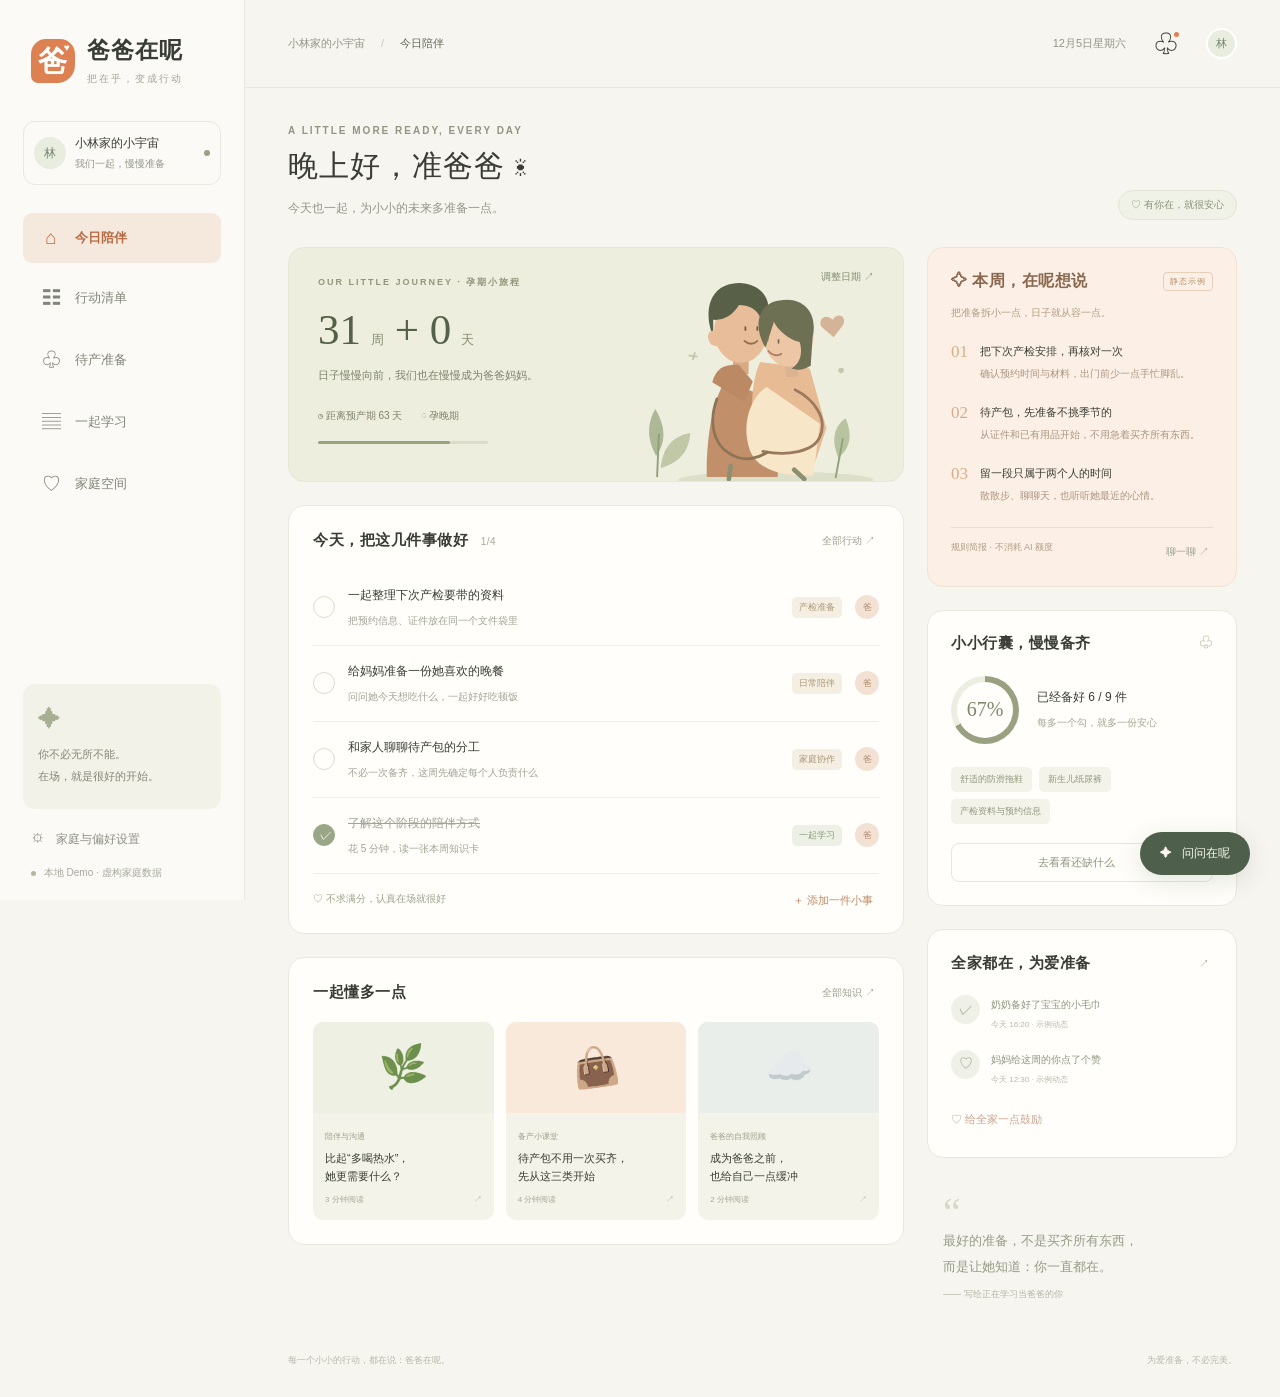
<file: demo/index.html>
<!doctype html>
<html lang="zh-CN"><head><meta charset="utf-8"><meta name="viewport" content="width=device-width,initial-scale=1"><meta name="theme-color" content="#f5f1e9"><title>爸爸在呢 · 把在乎，变成行动</title><link rel="stylesheet" href="style.css"></head>
<body><div class="app"><aside class="sidebar"><a class="brand" href="#home"><span class="brand-icon">爸<span>♥</span></span><div>爸爸在呢<small>把在乎，变成行动</small></div></a><div class="family-mini"><div class="avatar">林</div><div>小林家的小宇宙<small>我们一起，慢慢准备</small></div><span class="mini-dot"></span></div><nav id="navigation"></nav><div class="sidebar-bottom"><div class="side-note"><span>✦</span><p>你不必无所不能。<br>在场，就是很好的开始。</p></div><button class="settings-link" data-action="settings">⚙ <span>家庭与偏好设置</span></button><div class="demo-label"><i></i> 本地 Demo · 虚构家庭数据</div></div></aside><div class="workspace"><header class="topbar"><div class="breadcrumb">小林家的小宇宙 <span>/</span> <b id="page-name">今日陪伴</b></div><div class="top-actions"><span class="date-label" id="today"></span><button class="icon-btn" data-action="notices" aria-label="查看提醒">♧<i></i></button><button class="profile" data-action="settings">林</button></div></header><main id="main"></main><footer>每一个小小的行动，都在说：爸爸在呢。<span>为爱准备，不必完美。</span></footer></div></div><button class="floating-ai" data-action="ai"><span>✦</span> 问问在呢</button><div id="modal-root"></div><div id="toast" role="status"></div><script src="app.js"></script></body></html>
</file>
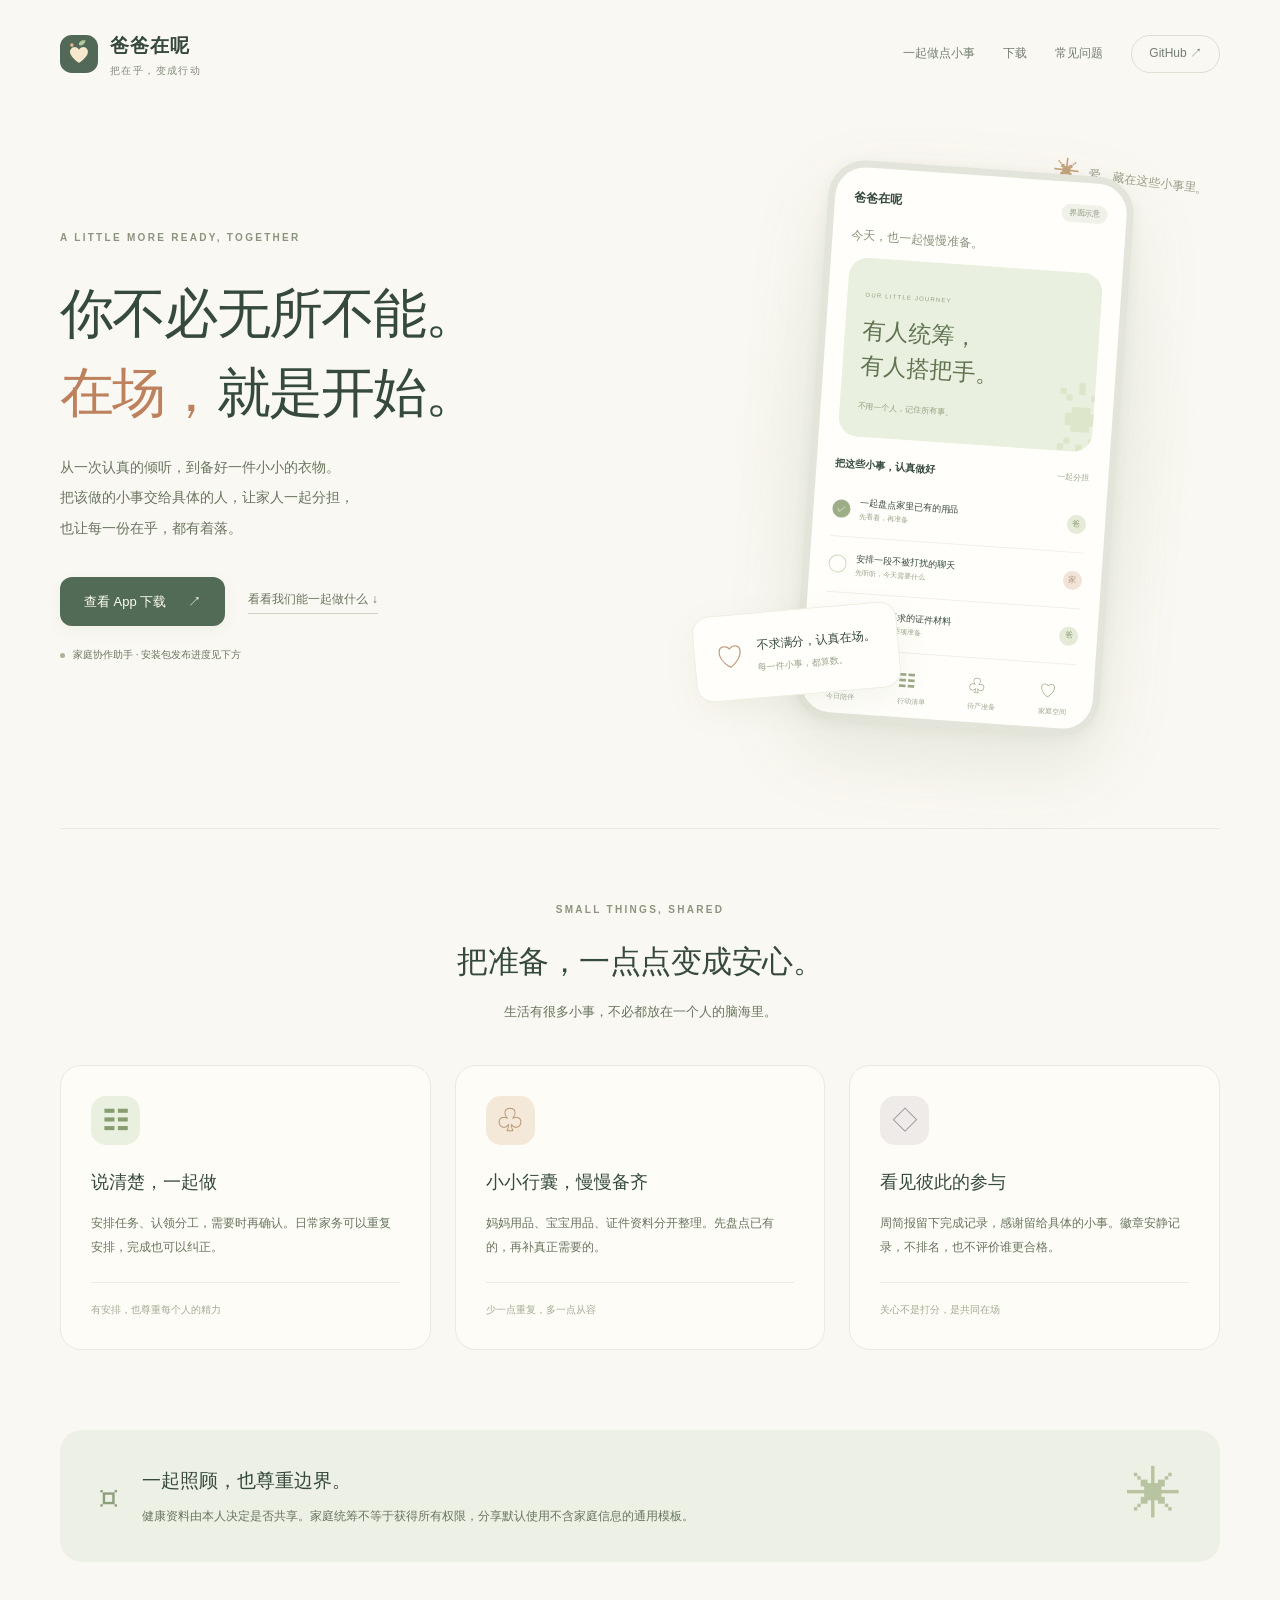
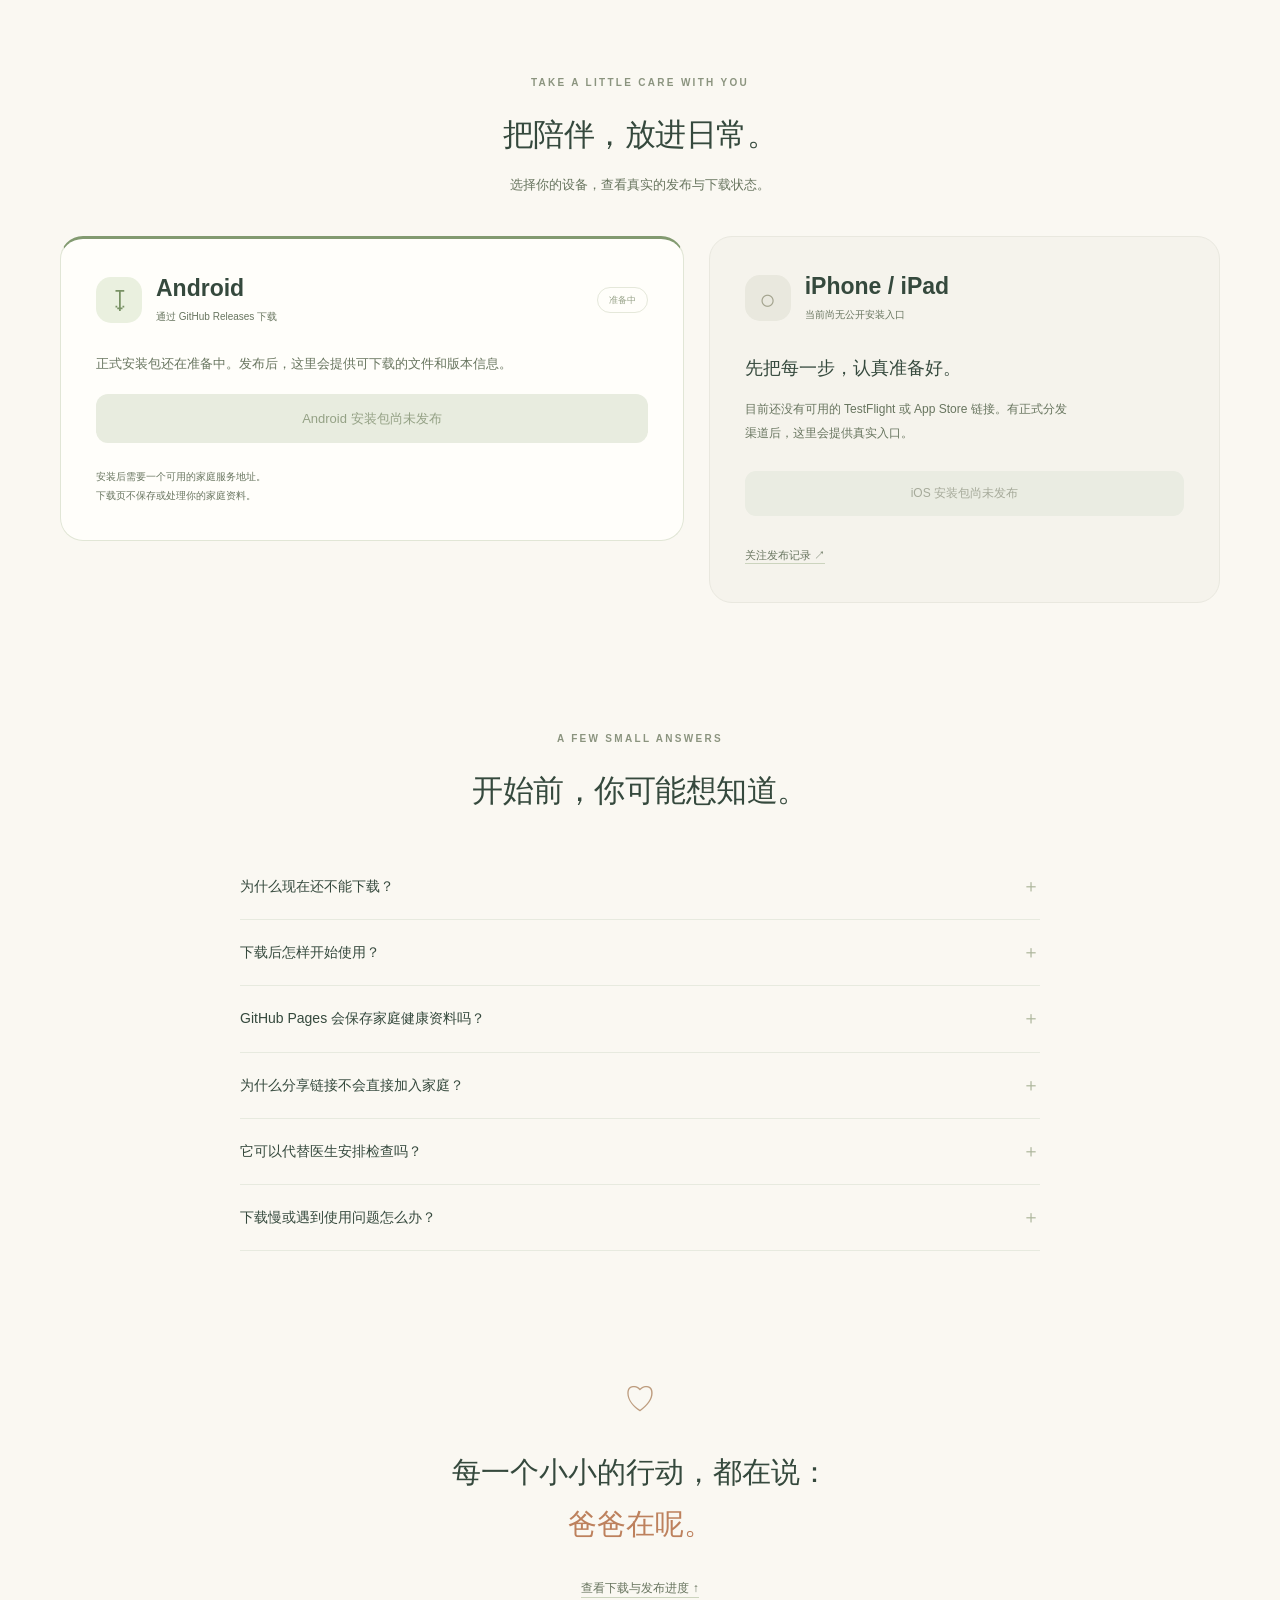
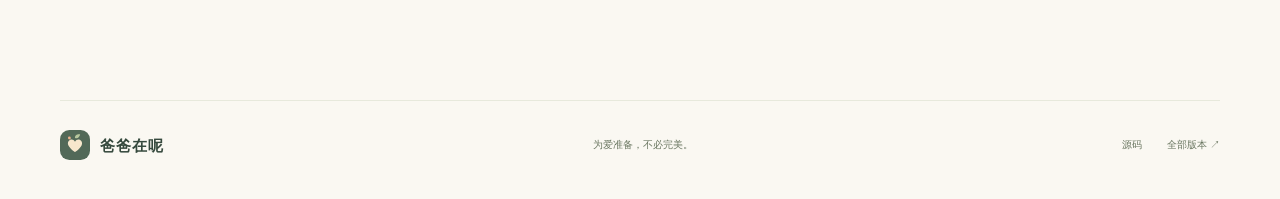
<file: website/index.html>
<!doctype html>
<html lang="zh-CN">
<head>
  <meta charset="utf-8">
  <meta name="viewport" content="width=device-width,initial-scale=1">
  <meta name="theme-color" content="#faf8f2">
  <meta name="description" content="爸爸在呢，把在乎变成行动。为家庭安排小事、准备物品、一起分担。查看 App 发布进度、下载安装与版本说明。">
  <meta http-equiv="Content-Security-Policy" content="default-src 'self'; script-src 'self'; style-src 'self'; img-src 'self' data:; connect-src 'self'; object-src 'none'; base-uri 'self'; form-action 'none'">
  <title>爸爸在呢 · 把在乎，变成行动</title>
  <link rel="icon" href="icon.svg" type="image/svg+xml">
  <link rel="stylesheet" href="site.css">
  <script src="site.js" defer></script>
</head>
<body>
  <a class="skip" href="#main">跳到正文</a>
  <header class="top wrap">
    <a class="brand" href="#"><img src="icon.svg" width="38" height="38" alt=""><span>爸爸在呢<small>把在乎，变成行动</small></span></a>
    <nav aria-label="页面导航"><a href="#together">一起做点小事</a><a href="#download">下载</a><a href="#questions">常见问题</a><a class="source-link" href="https://github.com/damonlinyz/baby" rel="noopener noreferrer" target="_blank">GitHub ↗</a></nav>
  </header>
  <main id="main">
    <section class="hero wrap">
      <div class="hero-copy"><span class="eyebrow">A LITTLE MORE READY, TOGETHER</span><h1>你不必无所不能。<br><em>在场，</em>就是开始。</h1><p class="intro">从一次认真的倾听，到备好一件小小的衣物。<br>把该做的小事交给具体的人，让家人一起分担，<br class="desktop">也让每一份在乎，都有着落。</p><div class="hero-actions"><a class="primary" href="#download">查看 App 下载 <span aria-hidden="true">↗</span></a><a class="quiet-link" href="#together">看看我们能一起做什么 ↓</a></div><p class="soft-note"><span class="dot"></span> 家庭协作助手 · 安装包发布进度见下方</p></div>
      <div class="scene" aria-label="应用功能界面示意，不是真实家庭记录">
        <div class="scene-caption"><span class="little-flower" aria-hidden="true">✳</span> 爱，藏在这些小事里。</div>
        <div class="phone"><div class="phone-top"><span>爸爸在呢</span><span class="tiny-pill">界面示意</span></div><div class="phone-hello">今天，也一起慢慢准备。</div><div class="journey"><small>OUR LITTLE JOURNEY</small><h2>有人统筹，<br>有人搭把手。</h2><span>不用一个人，记住所有事。</span><div class="sun" aria-hidden="true">☀</div></div><div class="mini-heading">把这些小事，认真做好 <span>一起分担</span></div><div class="mini-task"><span class="check checked">✓</span><div>一起盘点家里已有的用品<small>先看看，再准备</small></div><span class="avatar">爸</span></div><div class="mini-task"><span class="check"></span><div>安排一段不被打扰的聊天<small>先听听，今天需要什么</small></div><span class="avatar rose">家</span></div><div class="mini-task"><span class="check"></span><div>核对机构要求的证件材料<small>按实际要求，逐项准备</small></div><span class="avatar">爸</span></div><div class="phone-footer"><span>⌂<small>今日陪伴</small></span><span>☷<small>行动清单</small></span><span>♧<small>待产准备</small></span><span>♡<small>家庭空间</small></span></div></div>
        <div class="floating-note"><span aria-hidden="true">♡</span><div>不求满分，认真在场。<small>每一件小事，都算数。</small></div></div>
      </div>
    </section>
    <section class="together wrap" id="together"><div class="section-heading"><span class="eyebrow">SMALL THINGS, SHARED</span><h2>把准备，一点点变成安心。</h2><p>生活有很多小事，不必都放在一个人的脑海里。</p></div><div class="features"><article><span class="feature-symbol">☷</span><h3>说清楚，一起做</h3><p>安排任务、认领分工，需要时再确认。日常家务可以重复安排，完成也可以纠正。</p><span class="feature-foot">有安排，也尊重每个人的精力</span></article><article><span class="feature-symbol peach">♧</span><h3>小小行囊，慢慢备齐</h3><p>妈妈用品、宝宝用品、证件资料分开整理。先盘点已有的，再补真正需要的。</p><span class="feature-foot">少一点重复，多一点从容</span></article><article><span class="feature-symbol lilac">◇</span><h3>看见彼此的参与</h3><p>周简报留下完成记录，感谢留给具体的小事。徽章安静记录，不排名，也不评价谁更合格。</p><span class="feature-foot">关心不是打分，是共同在场</span></article></div></section>
    <section class="privacy-band wrap"><span class="privacy-icon" aria-hidden="true">⌑</span><div><h2>一起照顾，也尊重边界。</h2><p>健康资料由本人决定是否共享。家庭统筹不等于获得所有权限，分享默认使用不含家庭信息的通用模板。</p></div><span class="privacy-leaf" aria-hidden="true">✳</span></section>
    <section class="download wrap" id="download"><div class="section-heading"><span class="eyebrow">TAKE A LITTLE CARE WITH YOU</span><h2>把陪伴，放进日常。</h2><p>选择你的设备，查看真实的发布与下载状态。</p></div><div class="download-grid"><article class="download-card android"><div class="platform-heading"><span class="platform-icon" aria-hidden="true">↧</span><div><h3>Android</h3><p>通过 GitHub Releases 下载</p></div><span class="status-pill" id="release-badge">检查版本中</span></div><p class="download-state" id="release-state" role="status" aria-live="polite">正在读取已发布版本信息…</p><a id="android-download" class="primary download-button" aria-disabled="true" tabindex="-1">正在检查安装包</a><div id="release-details" hidden><dl class="release-facts"><div><dt>版本</dt><dd id="release-version"></dd></div><div><dt>大小</dt><dd id="release-size"></dd></div><div><dt>系统要求</dt><dd id="release-system"></dd></div><div><dt>发布日期</dt><dd id="release-date"></dd></div></dl><details class="verification"><summary>文件校验与开发者签名</summary><p>下载后可核对文件摘要。签名指纹用于核对发布者，不能替代设备上的安全检查。</p><label>安装包 SHA-256<code id="release-sha"></code></label><button class="copy-button" id="copy-sha" type="button">复制文件摘要</button><label>开发者签名 SHA-256<code id="release-signer"></code></label><a id="checksum-link">下载完整校验和</a></details><a class="quiet-link" id="release-link" rel="noopener noreferrer" target="_blank">查看此版本发布记录 ↗</a></div><p class="download-foot">安装后需要一个可用的家庭服务地址。<br>下载页不保存或处理你的家庭资料。</p></article><article class="download-card ios"><div class="platform-heading"><span class="platform-icon ios-icon" aria-hidden="true">○</span><div><h3>iPhone / iPad</h3><p>当前尚无公开安装入口</p></div></div><h4>先把每一步，认真准备好。</h4><p>目前还没有可用的 TestFlight 或 App Store 链接。有正式分发渠道后，这里会提供真实入口。</p><span class="unavailable">iOS 安装包尚未发布</span><a class="quiet-link" href="https://github.com/damonlinyz/baby/releases" target="_blank" rel="noopener noreferrer">关注发布记录 ↗</a></article></div><noscript><p class="noscript">请启用 JavaScript 查看下载状态，也可以直接前往 <a href="https://github.com/damonlinyz/baby/releases">GitHub Releases</a> 查看真实的发布文件。</p></noscript><section class="release-notes" id="release-notes" hidden><h3>这次更新了什么</h3><pre id="release-notes-text"></pre></section></section>
    <section class="questions wrap" id="questions"><div class="section-heading"><span class="eyebrow">A FEW SMALL ANSWERS</span><h2>开始前，你可能想知道。</h2></div><div class="faq"><details><summary>为什么现在还不能下载？<span>＋</span></summary><p>只有真实的、经过签名与版本校验的安装包发布到 GitHub Releases 后，下载按钮才会开放。源码和打包工具已经存在，并不等于安装包已经发布。</p></details><details><summary>下载后怎样开始使用？<span>＋</span></summary><p>Android 版本发布后，下载安装包，按系统提示完成安装。打开 App，填写你部署或受邀使用的 HTTPS 服务地址，再登录并创建家庭或使用家人的邀请码加入。尚未提供公共托管服务地址。</p></details><details><summary>GitHub Pages 会保存家庭健康资料吗？<span>＋</span></summary><p>不会。这是静态产品与下载页面，不提供账号登录，也不连接家庭数据库。实际使用时，资料保存在你所使用的应用服务中，并按当前授权共享。</p></details><details><summary>为什么分享链接不会直接加入家庭？<span>＋</span></summary><p>通用分享用于预览准备模板，加入家庭仍需要独立邀请。健康资料和宝宝资料也需要本人或监护人的单独授权。</p></details><details><summary>它可以代替医生安排检查吗？<span>＋</span></summary><p>不可以。它用于生活分工、物品准备与记录已确认的安排，不作诊断，也不会自行决定检查、用药或医疗时间。</p></details><details><summary>下载慢或遇到使用问题怎么办？<span>＋</span></summary><p>GitHub 在不同网络下的访问情况可能不同，可以稍后重试或查看对应版本的发布记录。使用问题可在 App 的“问题与反馈”中提交，回复在产品内查看。</p></details></div></section>
    <section class="closing wrap"><span aria-hidden="true">♡</span><h2>每一个小小的行动，都在说：<br><em>爸爸在呢。</em></h2><a class="quiet-link" href="#download">查看下载与发布进度 ↑</a></section>
  </main>
  <footer class="wrap footer"><a class="brand" href="#"><img src="icon.svg" width="30" height="30" alt=""><span>爸爸在呢</span></a><p>为爱准备，不必完美。</p><div><a href="https://github.com/damonlinyz/baby" target="_blank" rel="noopener noreferrer">源码</a><a href="https://github.com/damonlinyz/baby/releases" target="_blank" rel="noopener noreferrer">全部版本 ↗</a></div></footer>
  <div id="notice" class="notice" role="status" aria-live="polite" hidden></div>
</body>
</html>
</file>
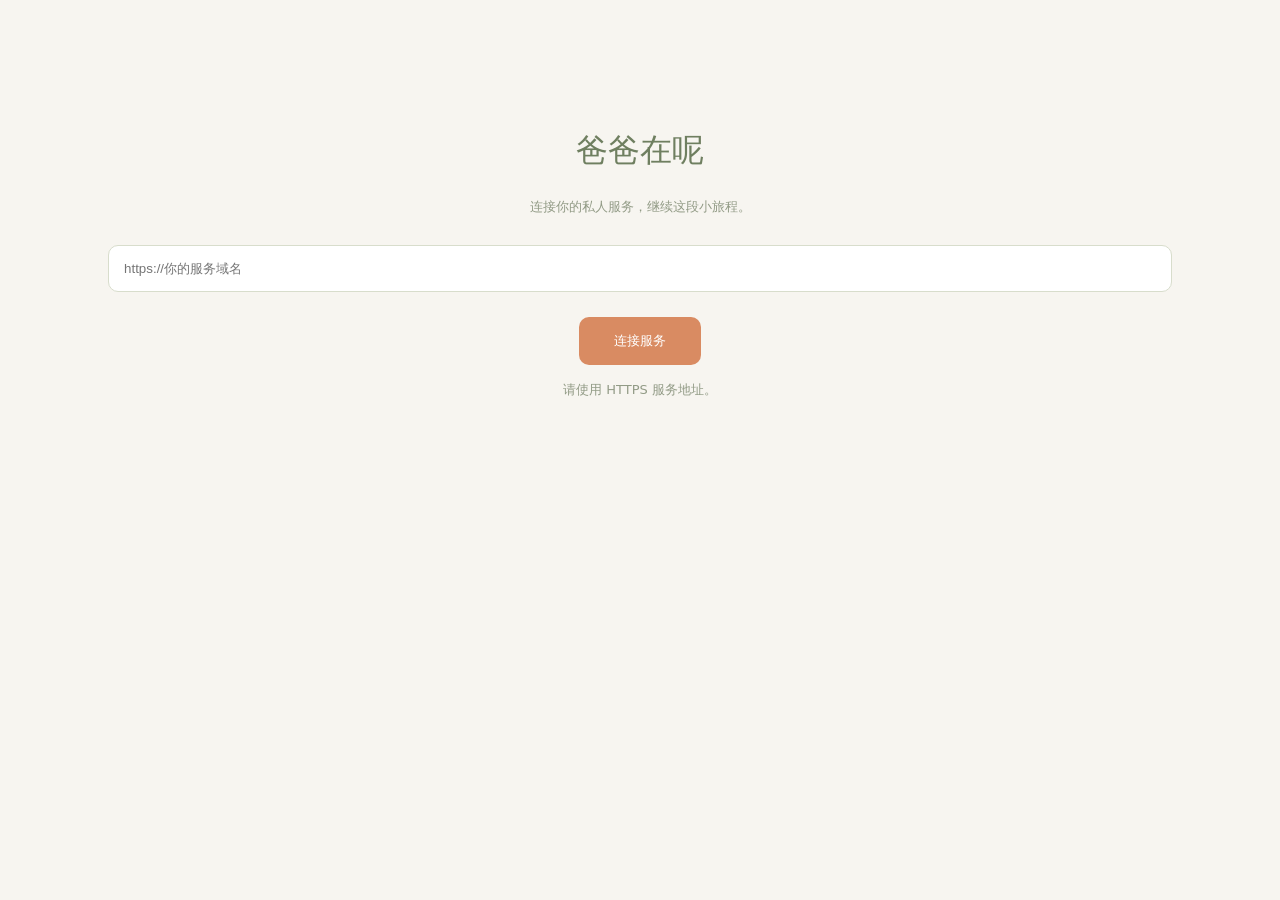
<file: clients/app/index.html>
<!doctype html><html lang="zh-CN"><head><meta charset="utf-8"><meta name="viewport" content="width=device-width,initial-scale=1"><title>爸爸在呢</title><style>body{background:#f7f5f0;color:#6f7f60;font-family:system-ui;text-align:center;padding:100px 25px}h1{font-weight:400}input{display:block;margin:25px auto;padding:15px;width:85%;border:1px solid #d8ddcc;border-radius:10px}button{background:#d98b62;color:white;padding:15px 35px;border:0;border-radius:10px}p{font-size:13px;line-height:1.9;color:#929b86}</style></head><body><h1>爸爸在呢</h1><p>连接你的私人服务，继续这段小旅程。</p><input id="origin" type="url" placeholder="https://你的服务域名"><button id="connect">连接服务</button><p id="status">请使用 HTTPS 服务地址。</p><script src="launcher.js"></script></body></html>
</file>
<file: demo/style.css>
:root{--bg:#f7f5f0;--paper:#fffefa;--ink:#393d35;--muted:#92958b;--orange:#dd8153;--peach:#f7e7da;--green:#73846b;--line:#e9e8df;--serif:Georgia,'Songti SC','STSong',serif}*{box-sizing:border-box}body{margin:0;background:var(--bg);color:var(--ink);font:14px -apple-system,BlinkMacSystemFont,'PingFang SC','Microsoft Yahei',sans-serif}button,input,select{font:inherit}button,a{-webkit-tap-highlight-color:transparent}button{cursor:pointer;color:inherit}button:focus-visible,a:focus-visible,input:focus-visible,select:focus-visible{outline:3px solid #dd815366;outline-offset:3px}button{border:0;background:none}a{color:inherit;text-decoration:none}.app{display:flex;min-height:100vh}.sidebar{width:245px;background:#fbfaf6;border-right:1px solid var(--line);padding:35px 23px 20px;position:fixed;inset:0 auto 0 0;display:flex;flex-direction:column}.brand{display:flex;gap:12px;align-items:center;padding:0 8px;font-size:23px;font-weight:650;letter-spacing:1px}.brand-icon{width:44px;height:44px;background:var(--orange);border-radius:15px 15px 18px 7px;color:white;text-align:center;font-family:var(--serif);font-size:29px;position:relative;line-height:44px}.brand-icon span{font:10px sans-serif;position:absolute;right:4px;top:3px}.brand small{display:block;font-size:10px;letter-spacing:2px;color:#a6a396;font-weight:400;margin-top:6px}.family-mini{border:1px solid var(--line);border-radius:12px;padding:13px 10px;margin:35px 0 28px;display:flex;align-items:center;gap:9px;font-size:12px}.avatar,.profile{border-radius:50%;background:#e8eddf;color:var(--green);width:32px;height:32px;display:grid;place-items:center}.family-mini small{display:block;font-size:10px;margin-top:5px;color:var(--muted)}.mini-dot{width:6px;height:6px;background:#95a382;border-radius:50%;margin-left:auto}nav{display:grid;gap:8px}.nav-item{display:flex;align-items:center;gap:13px;padding:14px 17px;border-radius:9px;text-align:left;color:#818478;font-size:13px}.nav-item.active{color:#b86b43;background:#f5e9de;font-weight:600}.nav-item:hover{background:#f0eee5}.nav-symbol{font-size:19px;width:22px;text-align:center}.nav-item .count{font-size:10px;border-radius:8px;background:#e8dccd;padding:2px 6px;margin-left:auto}.sidebar-bottom{margin-top:auto;padding-top:35px}.side-note{padding:22px 15px;background:#f3f2e9;border-radius:12px;color:#838876}.side-note span{font-size:23px;color:#a7ae92}.side-note p{font-size:11px;line-height:2;margin:10px 0 0}.settings-link{display:flex;gap:12px;color:#8e9186;padding:22px 9px 18px;font-size:12px}.demo-label{font-size:10px;color:#a7a99f;padding:0 8px}.demo-label i{display:inline-block;width:5px;height:5px;border-radius:50%;background:#b1b99c;margin-right:5px}.workspace{margin-left:245px;flex:1;min-width:0}.topbar{height:88px;border-bottom:1px solid var(--line);display:flex;align-items:center;justify-content:space-between;padding:0 43px;gap:20px}.breadcrumb{font-size:11px;color:#92958b}.breadcrumb span{margin:0 13px;color:#c6c8bd}.breadcrumb b{font-weight:400;color:#62685a}.top-actions{display:flex;align-items:center;gap:22px}.date-label{font-size:11px;color:#92958b}.icon-btn{font-size:24px;position:relative}.icon-btn i{position:absolute;width:5px;height:5px;background:var(--orange);border-radius:50%;top:5px;right:5px}.profile{width:31px;height:31px;border:2px solid white;font-size:11px}main{padding:37px 43px 20px;max-width:1460px;margin:auto}.eyebrow{color:#909681;letter-spacing:2px;font-size:10px;font-weight:600;text-transform:uppercase}.page-heading{display:flex;align-items:end;justify-content:space-between;margin-bottom:27px;gap:15px}h1{font:30px var(--serif);letter-spacing:1px;margin:10px 0 11px}h1 span{font-size:23px}p{line-height:1.8}.subtitle{color:#93968a;font-size:12px;margin:0}.small-tag{border:1px solid #e3e5d8;border-radius:20px;font-size:10px;padding:7px 12px;color:#899276;background:#f0f2e8}.dashboard{display:grid;grid-template-columns:minmax(0,1fr) 310px;gap:23px}.primary-col,.secondary-col{display:grid;gap:23px;align-content:start}.card{background:var(--paper);border:1px solid var(--line);border-radius:16px}.journey{position:relative;min-height:235px;background:#eeeede;overflow:hidden;padding:28px 29px;border-color:#e6e7d6}.journey-copy{position:relative;z-index:1;max-width:60%}.journey .eyebrow{color:#92977c;font-size:9px}.week{font:43px var(--serif);margin:16px 0 12px;color:#556049}.week small{font:13px -apple-system,sans-serif;margin-left:10px;color:#858d74}.journey p{font-size:11px;color:#7c846e;margin:0}.journey-meta{margin-top:24px;display:flex;gap:19px;color:#7b846c;font-size:10px}.journey-art{position:absolute;right:-2px;bottom:-9px;width:48%;height:230px}.journey button{position:absolute;top:21px;right:23px;font-size:10px;color:#838c72;z-index:2}.progress-line{height:3px;width:170px;background:#d9ddc9;border-radius:5px;margin-top:18px}.progress-line i{display:block;height:100%;background:#99a27e;border-radius:5px}.section-head{display:flex;align-items:center;justify-content:space-between;gap:12px;margin-bottom:18px}.section-head h2{font-size:15px;font-weight:600;letter-spacing:.5px;margin:0}.section-head h2 small{color:#aaa99c;font-size:10px;font-weight:400;margin-left:8px}.text-btn{color:#9b9e90;font-size:10px;padding:4px}.text-btn:hover{color:var(--orange)}.tasks-card{padding:24px}.task-row{display:flex;align-items:center;gap:13px;padding:17px 0;border-bottom:1px solid #eeeee6}.task-row:last-child{border-bottom:0;padding-bottom:5px}.check{height:22px;width:22px;flex:0 0 22px;border:1.5px solid #dbdecd;border-radius:50%;color:#fff;display:grid;place-items:center;font-size:12px}.check.done{background:#99a786;border-color:#99a786}.check.pending{background:#f3d7b8;border-color:#f3d7b8;color:#a46e3c}.task-info{flex:1;min-width:0}.task-title{font-size:12px;margin-bottom:7px}.task-info small{font-size:10px;color:#a1a395}.task-row.complete .task-title{color:#a0a492;text-decoration:line-through}.task-type{font-size:9px;border-radius:5px;padding:4px 7px;background:#f5eee2;color:#ab9574;white-space:nowrap}.task-type.green{background:#edf1e5;color:#879777}.tiny-avatar{width:24px;height:24px;font-size:9px;border-radius:50%;background:#f3e1d3;color:#b28d70;display:grid;place-items:center}.task-bottom{display:flex;justify-content:space-between;padding-top:18px;color:#9fa28f;font-size:10px}.add-btn{color:#bf8a65;font-size:11px}.briefing{padding:23px;background:#fcf0e6;border-color:#f1e2d4}.briefing .section-head{margin-bottom:12px}.briefing h2{font-family:var(--serif);font-size:16px;color:#89684f}.ai-tag{font-size:8px;letter-spacing:1px;border:1px solid #e7cfb9;padding:3px 6px;color:#b38b68;border-radius:4px}.brief-item{display:flex;gap:12px;margin-top:20px}.brief-num{font:17px var(--serif);color:#d9ac84}.brief-item b{font-size:11px;font-weight:500}.brief-item p{font-size:10px;color:#aa947f;margin:6px 0 0;line-height:1.8}.brief-footer{border-top:1px solid #eedccc;margin-top:22px;padding-top:13px;font-size:9px;color:#b19a83;display:flex;justify-content:space-between}.bag-card{padding:23px}.bag-summary{display:flex;gap:18px;align-items:center;margin:23px 0}.ring{width:68px;height:68px;border-radius:50%;background:conic-gradient(#99a180 var(--progress),#eceee2 0);display:grid;place-items:center;position:relative;flex-shrink:0}.ring:before{content:'';position:absolute;inset:6px;border-radius:50%;background:var(--paper)}.ring span{position:relative;font:20px var(--serif);color:#7e896b}.bag-summary b{font-size:12px;font-weight:500}.bag-summary p{font-size:10px;color:#a3a594;margin:8px 0 0}.bag-list{display:flex;gap:7px;flex-wrap:wrap}.pill{font-size:9px;padding:6px 9px;border-radius:5px;background:#f3f3e9;color:#90977d}.full-btn{width:100%;border:1px solid #e7e8dc;border-radius:8px;padding:11px;margin-top:19px;color:#91977f;font-size:11px}.full-btn:hover{background:#f4f3e9}.learning{padding:24px}.knowledge-grid{display:grid;grid-template-columns:repeat(3,1fr);gap:12px}.knowledge-tile{background:#f4f3e9;border-radius:10px;text-align:left;overflow:hidden;padding:0}.tile-art{height:91px;display:grid;place-items:center;position:relative;background:#edf0e2}.tile-art.peach{background:#f8e9db}.tile-art.blue{background:#e9eeeb}.tile-icon{font-size:38px;filter:saturate(.55);transform:rotate(-8deg)}.tile-body{padding:13px 12px}.tile-body small{font-size:8px;color:#9c9f8a}.tile-body h3{font-size:11px;line-height:1.7;font-weight:500;margin:7px 0}.tile-body p{font-size:8px;color:#aaa99a;margin:0}.family-card{padding:23px}.activity{display:flex;gap:11px;margin:20px 0}.activity-icon{width:29px;height:29px;border-radius:50%;background:#eff0e7;color:#9ca48c;display:grid;place-items:center;flex-shrink:0}.activity p{font-size:10px;color:#8e9581;margin:0;line-height:1.9}.activity small{font-size:8px;color:#b6b8ab}.love{color:#cba28e;font-size:11px;display:flex;gap:7px;align-items:center;padding:7px 0}.quote-card{border:0;padding:8px 16px}.quote-card .quote{font:40px var(--serif);color:#d6d9c5;height:35px}.quote-card p{font:13px/2 var(--serif);color:#949c85;margin:4px 0}.quote-card small{font-size:9px;color:#b0b5a3}footer{max-width:1460px;padding:25px 43px 30px;margin:auto;display:flex;justify-content:space-between;color:#b6b8ab;font-size:9px}.floating-ai{position:fixed;bottom:25px;right:30px;padding:13px 20px;background:#4e604b;color:#faf9f0;border-radius:30px;box-shadow:0 6px 24px #42533c25;font-size:12px;z-index:4}.floating-ai span{margin-right:7px}.page-card{padding:27px;margin-bottom:22px}.tabs{display:flex;gap:8px;margin:22px 0}.tab{border:1px solid var(--line);border-radius:20px;padding:8px 17px;font-size:11px;color:#8c9280}.tab.active{background:#73846b;color:white;border-color:#73846b}.empty{padding:45px;text-align:center;color:#a0a58e;line-height:2}.large-grid{display:grid;grid-template-columns:repeat(3,1fr);gap:20px}.bag-item{display:flex;align-items:center;gap:12px;padding:18px 0;border-bottom:1px solid var(--line)}.bag-item:last-child{border:0}.bag-item strong{font-size:12px;font-weight:500}.bag-item small{display:block;color:#a2a591;font-size:10px;margin-top:7px}.person{display:flex;align-items:center;gap:12px;border-bottom:1px solid var(--line);padding:20px 0}.person .avatar{width:42px;height:42px}.person strong{font-size:13px;font-weight:500}.person p{font-size:10px;color:#a1a58f;margin:6px 0}.person .pill{margin-left:auto}.notice{padding:15px 18px;background:#f4eee1;border-radius:9px;font-size:11px;line-height:1.9;color:#a08e70;margin:20px 0}.primary-btn{background:#d98a60;color:white;padding:12px 20px;border-radius:9px;font-size:12px}.secondary-btn{background:#efefe5;color:#889176;padding:12px 20px;border-radius:9px;font-size:12px}.modal-backdrop{position:fixed;inset:0;background:#333b3059;backdrop-filter:blur(5px);display:grid;place-items:center;z-index:20;padding:20px}.modal{width:540px;max-width:100%;max-height:88vh;overflow:auto;background:#fffdf7;border:1px solid #e9e6db;border-radius:20px;padding:29px;box-shadow:0 30px 100px #242b2430}.modal h2{font:23px var(--serif);margin:0}.modal-top{display:flex;justify-content:space-between;align-items:center;margin-bottom:23px}.close{font-size:24px;color:#9a9d8e}.field{display:grid;gap:9px;margin:20px 0;font-size:12px;color:#838b74}.field input,.field select{width:100%;padding:12px;border:1px solid #e2e4d5;background:#fafaf4;border-radius:8px;color:#626b55}.modal p{color:#89917b;font-size:12px;line-height:2}.modal-actions{display:flex;gap:10px;margin-top:24px}.chat-log{height:310px;overflow:auto;background:#f5f4eb;padding:17px;border-radius:12px;display:flex;flex-direction:column;gap:12px}.bubble{max-width:94%;padding:12px 15px;border-radius:12px;font-size:12px;line-height:1.9;background:white;color:#7c856e;white-space:pre-wrap}.bubble.user{background:#e7ecdc;align-self:flex-end;color:#657153}.chat-form{display:flex;gap:8px;margin-top:14px}.chat-form input{flex:1;min-width:0;border:1px solid #e1e4d5;background:#fafaf4;border-radius:9px;padding:12px}.chat-suggestions{display:flex;gap:6px;flex-wrap:wrap;margin-top:12px}.chat-suggestions button{font-size:10px;color:#9d977e;border:1px solid #e6e1d3;border-radius:20px;padding:7px 10px}.demo-notice{font-size:10px!important;color:#aa9d83!important}.reading h3{font-size:15px;margin-top:24px}.reading .source{font-size:10px;color:#a39b87;padding-top:17px;border-top:1px solid var(--line)}#toast{position:fixed;bottom:30px;left:50%;transform:translate(-50%,20px);background:#44523e;color:white;padding:12px 22px;border-radius:10px;font-size:12px;opacity:0;pointer-events:none;transition:.2s;z-index:40}#toast.visible{opacity:1;transform:translate(-50%,0)}.mobile-brand{display:none}.approval-row{padding:19px 0;border-bottom:1px solid var(--line)}.approval-row b{font-size:13px;font-weight:500}.approval-row p{font-size:11px;color:#9b9f8b}.approval-row button{padding:8px 15px;margin-right:8px}.stats-row{display:flex;gap:20px}.stat{flex:1;border:1px solid var(--line);border-radius:12px;padding:22px}.stat b{font:30px var(--serif);color:#849174}.stat p{font-size:11px;color:#a0a58e;margin:8px 0 0}
@media(min-width:1500px){main{padding-top:45px}.dashboard{grid-template-columns:minmax(0,1fr) 340px}.journey{min-height:255px}.journey-art{height:250px}.task-row{padding:22px 0}.tile-art{height:112px}}
@media(max-width:1150px){.sidebar{width:205px;padding:29px 15px}.brand{font-size:20px}.workspace{margin-left:205px}.topbar{padding:0 25px}main{padding:28px 25px}.dashboard{grid-template-columns:minmax(0,1fr) 270px;gap:17px}.primary-col,.secondary-col{gap:17px}.journey{padding:24px 21px}.journey-copy{max-width:70%}.journey-art{opacity:.8;right:-25px}.task-type{display:none}.knowledge-grid{gap:8px}.tile-body{padding:10px 8px}.brand small{letter-spacing:1px}footer{padding:20px 25px}.family-mini{padding:12px 7px;font-size:10px}}
@media(max-width:900px){.dashboard{grid-template-columns:1fr}.secondary-col{grid-template-columns:1fr 1fr}.briefing{grid-row:span 2}.quote-card{display:none}.large-grid{grid-template-columns:1fr 1fr}.date-label{display:none}.page-heading .small-tag{display:none}}
@media(max-width:620px){.sidebar{position:fixed;inset:auto 0 0;width:100%;height:70px;z-index:10;padding:5px 5px 8px;border-right:0;border-top:1px solid var(--line);background:#fbfaf6f5;backdrop-filter:blur(12px)}.brand,.family-mini,.sidebar-bottom{display:none}nav{display:flex;justify-content:space-around;gap:0}.nav-item{padding:7px 10px;display:grid;gap:4px;justify-items:center;font-size:9px;border-radius:8px}.nav-symbol{font-size:20px}.nav-item .count{display:none}.workspace{margin-left:0}.topbar{height:63px;padding:0 20px}.breadcrumb{font-size:10px}.breadcrumb span{margin:0 8px}.top-actions{gap:12px}main{padding:27px 18px 15px}h1{font-size:27px}.page-heading{margin-bottom:22px}.eyebrow{font-size:9px}.subtitle{font-size:11px}.dashboard{gap:16px}.primary-col,.secondary-col{gap:16px}.journey{min-height:220px;padding:25px 22px}.journey-art{width:48%;right:-11px;opacity:.85}.week{font-size:39px}.journey-copy{max-width:76%}.journey-meta{gap:14px;font-size:9px}.journey p{font-size:10px}.journey button{right:17px;top:17px}.tasks-card,.learning,.bag-card,.family-card,.briefing{padding:20px}.secondary-col{grid-template-columns:1fr}.briefing{grid-row:auto}.task-row{padding:17px 0}.task-title{font-size:11px}.task-info small{font-size:9px}.knowledge-grid{gap:8px}.tile-art{height:78px}.tile-body h3{font-size:10px}.tile-body small,.tile-body p{font-size:8px}.section-head h2{font-size:14px}.large-grid{grid-template-columns:1fr}.floating-ai{bottom:86px;right:18px;padding:11px 16px;font-size:11px}.page-card{padding:20px}footer{padding:15px 20px 100px;font-size:8px}footer span{display:none}.modal{padding:23px}.modal-backdrop{padding:12px}.stats-row{gap:10px}.stat{padding:15px}.stat b{font-size:24px}#toast{bottom:90px;width:max-content;max-width:90%;text-align:center}.tabs{gap:5px;flex-wrap:wrap}.tab{padding:7px 12px}}
@media(prefers-reduced-motion:reduce){*{scroll-behavior:auto!important;transition:none!important}}
</file>
<file: website/site.css>
@font-face{font-family:Fallback;src:local("PingFang SC")}*{box-sizing:border-box}html{scroll-behavior:smooth;scroll-padding-top:32px}body{margin:0;background:#faf8f2;color:#35493d;font:15px/1.8 -apple-system,BlinkMacSystemFont,"Segoe UI",Fallback,"Microsoft YaHei",sans-serif}a{color:inherit;text-decoration:none}button{font:inherit;cursor:pointer}a:focus-visible,button:focus-visible,summary:focus-visible{outline:3px solid #bd784e;outline-offset:5px}button,a,summary{-webkit-tap-highlight-color:transparent}::selection{background:#ecd4b3}.wrap{width:min(1160px,calc(100% - 80px));margin-inline:auto}.top{display:flex;align-items:center;justify-content:space-between;padding-block:29px}.brand{display:flex;gap:12px;align-items:center;font-weight:650;letter-spacing:1px;font-size:19px}.brand small{display:block;font-weight:400;font-size:10px;letter-spacing:1.4px;color:#838c7d;line-height:1.6}.top nav{display:flex;gap:28px;align-items:center;font-size:12px;color:#737f70}.source-link{border:1px solid #dbe0d2;border-radius:22px;padding:7px 17px}.hero{display:grid;grid-template-columns:1.15fr 1fr;align-items:center;gap:60px;min-height:720px;padding-block:45px 85px}.eyebrow{font-size:10px;letter-spacing:2.3px;color:#8b947f;font-weight:600}h1{font-size:clamp(38px,4.2vw,58px);font-weight:500;letter-spacing:-1.8px;line-height:1.47;margin:25px 0 20px}em{font-style:normal;color:#bd815d}.intro{color:#7b8475;font-size:14px;line-height:2.15}.hero-actions{display:flex;align-items:center;gap:23px;margin-top:34px}.primary{display:inline-flex;align-items:center;justify-content:center;gap:22px;padding:13px 24px;border-radius:12px;background:#526b57;color:#fffef8;font-size:13px;box-shadow:0 5px 16px #526b5712;transition:background .2s,transform .2s}.primary[href]:hover{background:#3f5845;transform:translateY(-1px)}.quiet-link{font-size:12px;color:#78886b;border-bottom:1px solid #ccd4be;padding-bottom:2px}.soft-note{font-size:10px;color:#8f9788;display:flex;gap:8px;align-items:center;margin-top:20px}.dot{width:5px;height:5px;border-radius:50%;background:#a7b696}.scene{position:relative;min-height:560px;display:grid;place-items:center;background:radial-gradient(ellipse,#e4e9d670,transparent 69%)}.scene-caption{position:absolute;top:-11px;right:12px;font-size:12px;color:#9a9e89;transform:rotate(7deg)}.little-flower{color:#c6a47d;font-size:26px;vertical-align:middle;margin-right:6px}.phone{background:#fffefa;border:7px solid #e4e5da;border-radius:37px;box-shadow:0 30px 75px #5f6d4920,0 4px 14px #465b3810;width:306px;min-height:526px;transform:rotate(4deg);padding:20px 19px 0;position:relative;overflow:hidden}.phone-top{display:flex;align-items:center;justify-content:space-between;font-size:12px;font-weight:600}.tiny-pill{font-size:8px;background:#f0f1e8;color:#929a86;padding:2px 7px;border-radius:10px;font-weight:400}.phone-hello{font-size:12px;color:#88937d;margin:16px 0 11px}.journey{position:relative;border-radius:19px;background:#eaf0df;padding:20px 18px;overflow:hidden}.journey small{font-size:6px;letter-spacing:1.2px;color:#92a183}.journey h2{font-size:23px;font-weight:500;line-height:1.5;margin:8px 0;color:#607451}.journey>span{font-size:8px;color:#91a080}.sun{position:absolute;right:-9px;bottom:-20px;font-size:99px;color:#d1dcb785;line-height:1}.mini-heading{font-size:10px;font-weight:600;margin:19px 0 8px;display:flex;justify-content:space-between}.mini-heading span{font-weight:400;color:#a2aa95;font-size:8px}.mini-task{display:flex;align-items:center;gap:9px;padding:13px 0;border-bottom:1px solid #f0f0e8;font-size:9px}.mini-task small{display:block;font-size:7px;color:#9bA58d}.check{width:18px;height:18px;border:1.5px solid #cfd7c1;border-radius:50%;display:grid;place-items:center;flex-shrink:0}.checked{background:#9dae86;border-color:#9dae86;color:#fff}.avatar{margin-left:auto;width:19px;height:19px;border-radius:50%;background:#e5ebd8;color:#8c9d79;display:grid;place-items:center;font-size:8px}.rose{background:#f2e3d9;color:#b39882}.phone-footer{display:flex;justify-content:space-between;font-size:17px;color:#9da98b;padding:13px 7px 12px}.phone-footer small{display:block;font-size:7px;color:#a0aa94;line-height:1.3}.phone-footer span:first-child{color:#b9855a}.floating-note{position:absolute;left:-14px;bottom:33px;border:1px solid #efeee3;border-radius:17px;display:flex;gap:13px;align-items:center;padding:17px 21px;background:#fffefa;box-shadow:0 10px 34px #66764c12;transform:rotate(-5deg);font-size:12px}.floating-note>span{color:#bf9878;font-size:28px}.floating-note small{display:block;color:#9ca58e;font-size:9px;margin-top:3px}.together{padding-block:65px 80px;border-top:1px solid #e8eadf}.section-heading{text-align:center}.section-heading h2{font-size:31px;font-weight:500;letter-spacing:-.5px;margin:13px 0 10px}.section-heading p{font-size:13px;color:#929a89;margin-top:0}.features{display:grid;grid-template-columns:repeat(3,1fr);gap:24px;margin-top:42px}.features article{border:1px solid #e9ebdf;border-radius:21px;padding:30px;background:#fdfcf6}.feature-symbol{display:grid;place-items:center;width:49px;height:49px;border-radius:15px;background:#eaf0e0;color:#879d70;font-size:26px}.peach{background:#f4e8d9;color:#ba9a77}.lilac{background:#eeebe9;color:#9c929d}.features h3{font-size:18px;font-weight:500;margin:21px 0 10px}.features p{font-size:12px;color:#919a85;line-height:2;margin-bottom:23px}.feature-foot{display:block;font-size:10px;color:#a3ac94;border-top:1px solid #eceee2;padding-top:18px}.privacy-band{background:#edf0e4;border-radius:22px;padding:32px 38px;display:flex;align-items:center;gap:25px}.privacy-icon{font-size:38px;color:#8d9e7d}.privacy-band h2{font-size:19px;font-weight:500;margin:0 0 7px}.privacy-band p{font-size:12px;line-height:1.9;margin:0;color:#8c987c;max-width:730px}.privacy-leaf{font-size:55px;line-height:1;color:#b8c4a1;margin-left:auto}.download{padding-block:105px 70px}.download-grid{display:grid;grid-template-columns:1.22fr 1fr;gap:25px;margin-top:40px;align-items:start}.download-card{padding:35px;border:1px solid #e1e6d6;background:#fffefa;border-radius:23px}.android{border-top:3px solid #829a70}.platform-heading{display:flex;gap:14px;align-items:center}.platform-icon{width:46px;height:46px;border-radius:15px;background:#eaf0df;color:#799265;display:grid;place-items:center;font-size:28px}.platform-heading h3{font-weight:550;font-size:23px;line-height:1.3;margin:0}.platform-heading p{font-size:10px;color:#98a28c;margin:4px 0 0}.status-pill{margin-left:auto;padding:4px 11px;font-size:9px;border:1px solid #e5e8da;border-radius:14px;color:#95a086;white-space:nowrap}.download-state{font-size:13px;color:#8c967f;margin:26px 0 18px}.download-button{width:100%;text-align:center}.download-button[aria-disabled=true]{background:#e8ecdf;color:#94a185;box-shadow:none;cursor:default}.download-foot{font-size:10px;color:#a1aa92;line-height:1.9;margin:24px 0 0}.ios{background:#f5f3ec;border-color:#e9e8df}.ios-icon{background:#e9e8de;color:#a3a38e}.ios h4{font-size:18px;font-weight:500;margin:28px 0 12px}.ios>p{font-size:12px;color:#9aa08f;max-width:330px;line-height:2}.unavailable{display:block;font-size:12px;color:#a6aa9a;background:#eaece2;text-align:center;border-radius:11px;padding:12px;margin:26px 0 24px}.ios>.quiet-link{font-size:11px}.release-facts{display:grid;grid-template-columns:1fr 1fr;gap:11px 20px;font-size:11px;padding:23px 0 20px;border-bottom:1px solid #eceee3}.release-facts div{display:flex;gap:12px}.release-facts dt{color:#a4ab96}.release-facts dd{margin:0;color:#7c8b6d}.verification{font-size:11px;margin:19px 0;color:#8c9980}.verification summary{cursor:pointer}.verification p{font-size:10px;color:#9da68f}.verification label{display:block;margin-top:15px}.verification code{display:block;overflow-wrap:anywhere;white-space:normal;font-size:10px;background:#f3f5eb;padding:10px;border-radius:8px;line-height:1.9;margin:7px 0}.copy-button{background:#e9eedf;border:0;color:#7d906c;padding:6px 12px;border-radius:8px;font-size:10px}.verification a{display:inline-block;margin:15px 0 5px;border-bottom:1px solid #c7d1ba}.release-notes{padding:28px 35px;border:1px solid #e3e7d9;border-radius:19px;margin-top:25px;background:#fffefa}.release-notes h3{font-size:16px;font-weight:500}.release-notes pre{font-family:inherit;font-size:12px;line-height:1.9;white-space:pre-wrap;overflow-wrap:anywhere;color:#8e9981}.questions{padding-block:50px 60px}.faq{max-width:800px;margin:35px auto 0}.faq details{border-bottom:1px solid #e7eadf;padding:20px 0}.faq summary{list-style:none;font-size:14px;font-weight:500;cursor:pointer;display:flex;justify-content:space-between;gap:20px}.faq summary::-webkit-details-marker{display:none}.faq summary span{color:#abb49a;font-size:18px;line-height:1.4}.faq details[open] summary span{transform:rotate(45deg)}.faq p{color:#909b83;font-size:12px;line-height:2;margin:17px 28px 2px 0}.closing{text-align:center;padding:60px 0 100px}.closing>span{font-size:32px;color:#bd9c7e}.closing h2{font-size:29px;line-height:1.8;font-weight:400;margin:17px 0 23px}.footer{display:flex;align-items:center;gap:25px;justify-content:space-between;border-top:1px solid #e7e9dc;padding-block:25px 35px}.footer .brand{font-size:15px;gap:10px}.footer p{font-size:10px;color:#a1aa93}.footer>div{display:flex;gap:25px;font-size:10px;color:#949f84}.notice{position:fixed;left:50%;bottom:28px;transform:translateX(-50%);padding:12px 22px;border-radius:12px;background:#526b57;color:#fffdf7;font-size:12px;box-shadow:0 5px 20px #35493d25}.skip{position:absolute;left:15px;top:-100px;background:#fff;padding:10px;z-index:10}.skip:focus{top:10px}.noscript{font-size:12px;color:#8d987d;padding:20px;background:#edf0e4;border-radius:12px}
@media(max-width:980px){.wrap{width:calc(100% - 48px)}.hero{gap:20px;grid-template-columns:1.1fr 1fr;min-height:630px}.hero-actions{align-items:flex-start;flex-direction:column;gap:16px}.floating-note{left:-20px;font-size:10px;padding:13px 16px}.scene{min-height:530px}.scene-caption{font-size:10px;right:0}.phone{width:285px;padding-inline:15px}.features article{padding:24px}.download-card{padding:28px}.top nav{gap:18px}.top nav>a:first-child{display:none}}
@media(max-width:680px){.wrap{width:calc(100% - 38px)}.top{padding-block:22px}.brand{font-size:17px}.brand img{width:34px;height:34px}.brand small{font-size:8px}.top nav{gap:17px;font-size:11px}.top nav>a:nth-child(3){display:none}.source-link{padding:5px 11px}.hero{grid-template-columns:1fr;gap:46px;text-align:center;padding:43px 0 57px;min-height:auto}.hero .eyebrow{font-size:8px;letter-spacing:1.8px}h1{font-size:39px;letter-spacing:-1.5px;margin-top:20px}.intro{font-size:12px;line-height:2.1}.desktop{display:none}.hero-actions{align-items:center;gap:19px;margin-top:28px}.hero-actions .primary{min-width:210px}.soft-note{justify-content:center}.scene{max-width:380px;min-height:540px;width:100%;margin-inline:auto}.phone{width:287px;text-align:left;transform:rotate(3deg);min-height:520px}.scene-caption{top:-5px;right:7px;font-size:10px}.floating-note{bottom:23px;left:-3px;font-size:11px}.section-heading h2{font-size:25px;letter-spacing:-.7px}.section-heading p{font-size:11px}.eyebrow{font-size:8px;letter-spacing:1.8px}.together{padding-block:49px 45px}.features{grid-template-columns:1fr;gap:15px;margin-top:28px}.features article{padding:25px 26px}.feature-symbol{width:42px;height:42px;font-size:24px;float:left;margin-right:18px}.features h3{margin:5px 0 17px;font-size:17px;min-height:32px}.features p{margin-bottom:17px;font-size:12px}.feature-foot{font-size:10px;padding-top:12px}.privacy-band{padding:26px 23px;gap:16px;align-items:flex-start;border-radius:18px}.privacy-icon{font-size:28px;line-height:1.4}.privacy-band h2{font-size:16px}.privacy-band p{font-size:11px;line-height:1.9}.privacy-leaf{display:none}.download{padding-block:65px 35px}.download-grid{grid-template-columns:1fr;margin-top:28px;gap:18px}.download-card{padding:27px 25px}.platform-heading h3{font-size:21px}.status-pill{font-size:8px;padding:4px 8px}.platform-icon{width:42px;height:42px;font-size:25px}.download-state{font-size:12px;line-height:1.9;margin-top:23px}.release-facts{font-size:10px;gap:12px}.release-facts div{gap:9px}.release-notes{padding:24px}.questions{padding-block:35px}.faq{margin-top:20px}.faq summary{font-size:12px}.faq p{font-size:11px}.faq details{padding:18px 0}.closing{padding:40px 0 60px}.closing h2{font-size:25px}.footer{gap:15px;flex-wrap:wrap;padding-block:23px 25px}.footer .brand{font-size:13px}.footer p{font-size:9px}.footer>div{width:100%;justify-content:center;gap:30px}.notice{width:max-content;max-width:calc(100% - 34px);text-align:center}}
@media(prefers-reduced-motion:reduce){html{scroll-behavior:auto}*{transition:none!important}}

.intro,.features p,.privacy-band p,.section-heading p,.download-state,.download-foot,.ios>p,.faq p,.platform-heading p,.release-facts dt,.release-facts dd,.verification,.verification p,.quiet-link,.soft-note,.footer p,.footer>div{color:#68755f}.copy-button{min-height:40px}.release-facts{font-variant-numeric:tabular-nums}
</file>
